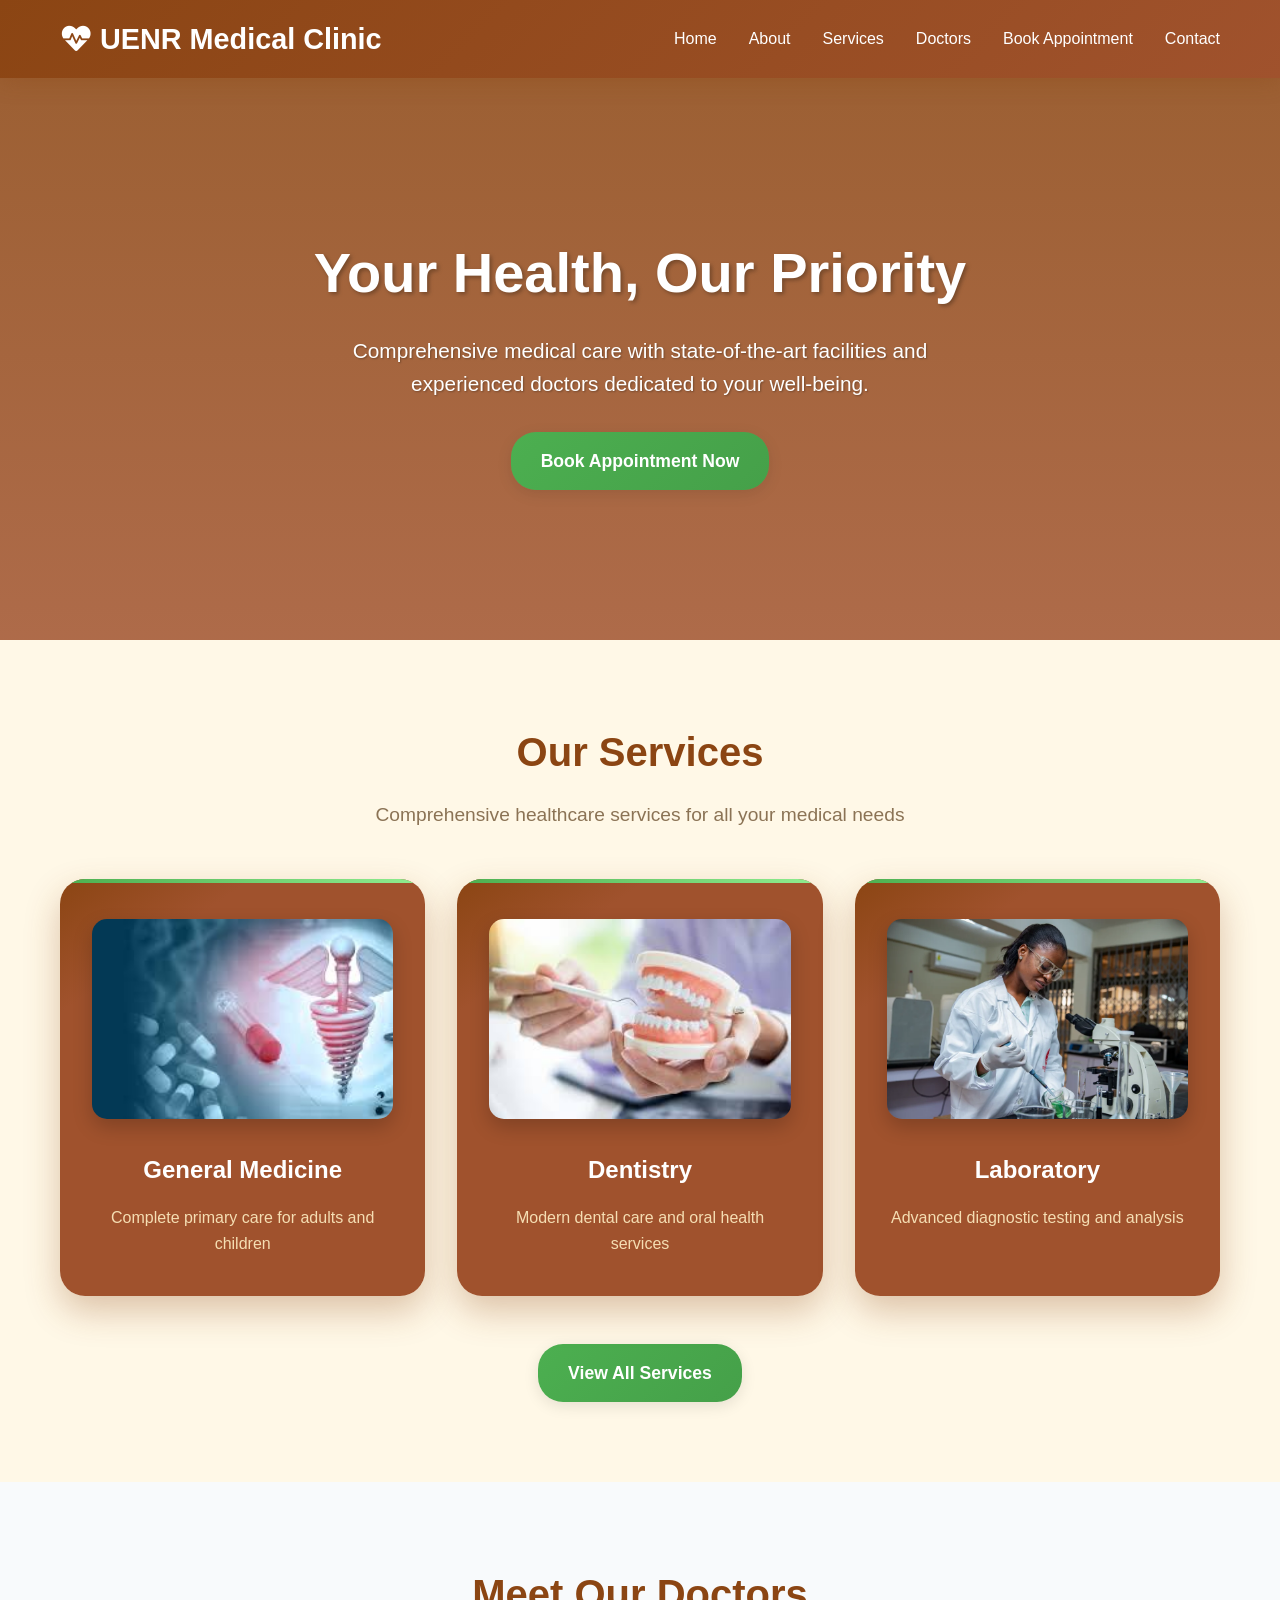
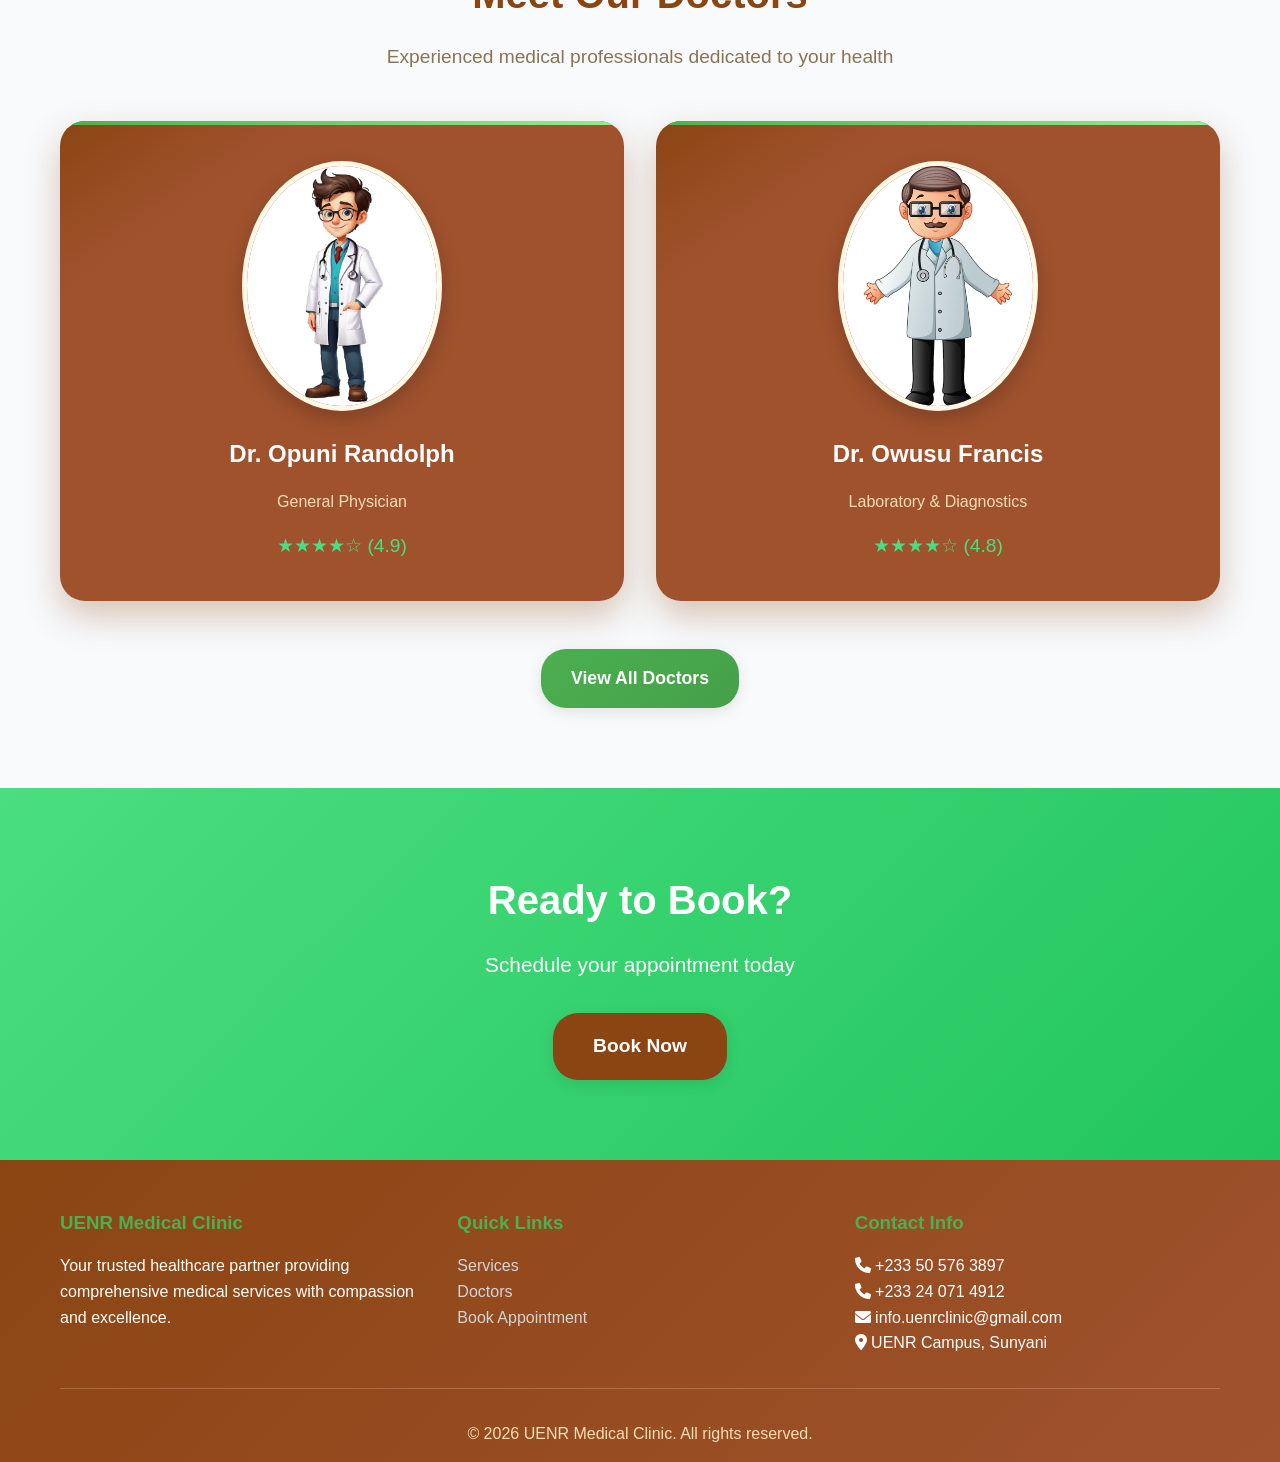
<file: index.html>
<!DOCTYPE html>
<html lang="en">
<head>
    <meta charset="UTF-8">
    <meta name="viewport" content="width=device-width, initial-scale=1.0">
    <title>UENR Medical Clinic - Your Health, Our Priority</title>
    <link rel="stylesheet" href="style.css">
    <link href="https://cdnjs.cloudflare.com/ajax/libs/font-awesome/6.0.0/css/all.min.css" rel="stylesheet">
</head>
<body>
    <!-- Header -->
    <header>
        <nav class="container">
            <div class="logo">
                <i class="fas fa-heartbeat"></i> UENR Medical Clinic
            </div>
            <ul class="nav-links">
                <li><a href="index.html">Home</a></li>
                <li><a href="about.html">About</a></li>
                <li><a href="services.html">Services</a></li>
                <li><a href="doctors.html">Doctors</a></li>
                <li><a href="appointment.html">Book Appointment</a></li>
                <li><a href="contact.html">Contact</a></li>
            </ul>
        </nav>
    </header>

    <!-- Hero -->
    <section class="hero fade-in">
        <div class="container">
            <h1>Your Health, Our Priority</h1>
            <p>Comprehensive medical care with state-of-the-art facilities and experienced doctors dedicated to your well-being.</p>
            <a href="appointment.html" class="btn btn-primary">Book Appointment Now</a>
        </div>
    </section>

    <!-- Services Preview -->
    <section class="services-preview">
        <div class="container">
            <h2 class="section-title fade-in">Our Services</h2>
            <p class="section-subtitle fade-in">Comprehensive healthcare services for all your medical needs</p>
            <div class="grid">
                <div class="card fade-in">
                    <img src="generalmedicine.jpg" alt="General Medicine">
                    <h3>General Medicine</h3>
                    <p>Complete primary care for adults and children</p>
                </div>
                <div class="card fade-in">
                    <img src="images.jpg" alt="Dentistry">
                    <h3>Dentistry</h3>
                    <p>Modern dental care and oral health services</p>
                </div>
                <div class="card fade-in">
                    <img src="laboratorry.png" alt="Laboratory">
                    <h3>Laboratory</h3>
                    <p>Advanced diagnostic testing and analysis</p>
                </div>
            </div>
            <div style="text-align: center; margin-top: 3rem;">
                <a href="services.html" class="btn btn-primary">View All Services</a>
            </div>
        </div>
    </section>

    <!-- Doctors Preview -->
    <section style="background: #f8fafc; padding: 80px 0;">
        <div class="container">
            <h2 class="section-title fade-in">Meet Our Doctors</h2>
            <p class="section-subtitle fade-in">Experienced medical professionals dedicated to your health</p>
            <div class="grid">
                <div class="card doctor-card fade-in">
                    <img src="wise.png" alt="Dr. Opuni Randolph">
                    <h3>Dr. Opuni Randolph</h3>
                    <p>General Physician</p>
                    <div style="color: #4ade80; font-size: 1.2rem; margin-top: 1rem;">
                        ★★★★☆ (4.9)
                    </div>
                </div>
                <div class="card doctor-card fade-in">
                    <img src="francis.png" alt="Dr. Owusu Francis">
                    <h3>Dr. Owusu Francis</h3>
                    <p>Laboratory & Diagnostics</p>
                    <div style="color: #4ade80; font-size: 1.2rem; margin-top: 1rem;">
                        ★★★★☆ (4.8)
                    </div>
                </div>
            </div>
            <div style="text-align: center; margin-top: 3rem;">
                <a href="doctors.html" class="btn btn-primary">View All Doctors</a>
            </div>
        </div>
    </section>

    <!-- CTA -->
    <section style="background: linear-gradient(135deg, #4ade80 0%, #22c55e 100%); color: white; text-align: center; padding: 80px 0;">
        <div class="container">
            <h2 style="font-size: 2.5rem; margin-bottom: 1rem;">Ready to Book?</h2>
            <p style="font-size: 1.3rem; margin-bottom: 2rem;">Schedule your appointment today</p>
            <a href="appointment.html" class="btn btn-secondary" style="font-size: 1.2rem; padding: 18px 40px;">Book Now</a>
        </div>
    </section>

    <!-- Footer -->
    <footer>
        <div class="container">
            <div class="footer-content">
                <div class="footer-section">
                    <h3>UENR Medical Clinic</h3>
                    <p>Your trusted healthcare partner providing comprehensive medical services with compassion and excellence.</p>
                </div>
                <div class="footer-section">
                    <h3>Quick Links</h3>
                    <ul style="list-style: none;">
                        <li><a href="services.html" style="color: #d1d5db;">Services</a></li>
                        <li><a href="doctors.html" style="color: #d1d5db;">Doctors</a></li>
                        <li><a href="appointment.html" style="color: #d1d5db;">Book Appointment</a></li>
                    </ul>
                </div>
                <div class="footer-section">
                    <h3>Contact Info</h3>
                    <p><i class="fas fa-phone"></i> +233 50 576 3897</p>
                    <p><i class="fas fa-phone"></i> +233 24 071 4912</p>
                    <p><i class="fas fa-envelope"></i> info.uenrclinic@gmail.com</p>
                    <p><i class="fas fa-map-marker-alt"></i> UENR Campus, Sunyani</p>
                </div>
            </div>
            <div class="footer-bottom">
                <p>&copy; 2026 UENR Medical Clinic. All rights reserved.</p>
            </div>
        </div>
    </footer>

    <script src="script.js"></script>
</body>
</html>
</file>
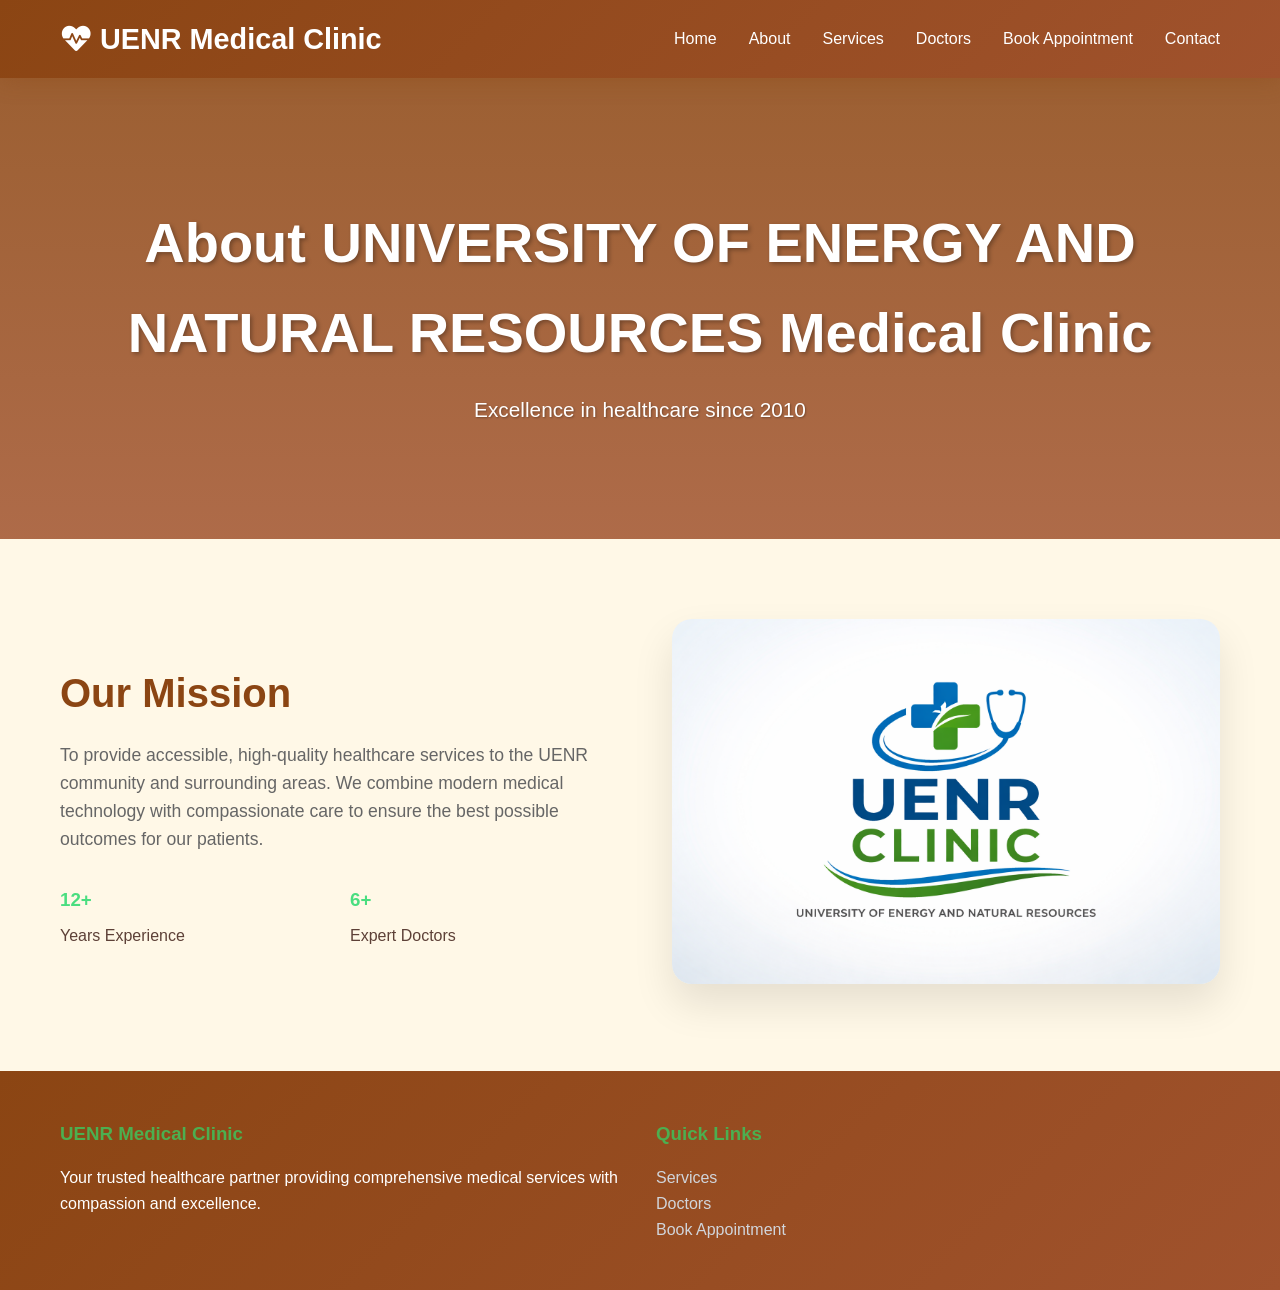
<file: about.html>
<!DOCTYPE html>
<html lang="en">
<head>
    <meta charset="UTF-8">
    <meta name="viewport" content="width=device-width, initial-scale=1.0">
    <title>About Us - UENR Medical Clinic</title>
    <link rel="stylesheet" href="style.css">
    <link href="https://cdnjs.cloudflare.com/ajax/libs/font-awesome/6.0.0/css/all.min.css" rel="stylesheet">
</head>
<body>
    <!-- Header (same as index) -->
    <header>
        <nav class="container">
            <div class="logo">
                <i class="fas fa-heartbeat"></i> UENR Medical Clinic
            </div>
            <ul class="nav-links">
                <li><a href="index.html">Home</a></li>
                <li><a href="about.html">About</a></li>
                <li><a href="services.html">Services</a></li>
                <li><a href="doctors.html">Doctors</a></li>
                <li><a href="appointment.html">Book Appointment</a></li>
                <li><a href="contact.html">Contact</a></li>
            </ul>
        </nav>
    </header>

    <!-- Hero -->
    <section class="hero" style="padding: 120px 0 80px;">
        <div class="container">
            <h1>About UNIVERSITY OF ENERGY AND NATURAL RESOURCES Medical Clinic</h1>
           
            <p>Excellence in healthcare since 2010</p>
        </div>
    </section>

    <!-- About Content -->
    <section>
        <div class="container">
            <div style="display: grid; grid-template-columns: 1fr 1fr; gap: 4rem; align-items: center;">
                <div>
                    <h2 class="section-title" style="text-align: left;">Our Mission</h2>
                    <p style="font-size: 1.1rem; color: #666; margin-bottom: 2rem;">
                        To provide accessible, high-quality healthcare services to the UENR community and surrounding areas. 
                        We combine modern medical technology with compassionate care to ensure the best possible outcomes for our patients.
                    </p>
                    <div style="display: grid; grid-template-columns: repeat(2, 1fr); gap: 2rem; margin-top: 2rem;">
                        <div>
                            <h3 style="color: #4ade80; margin-bottom: 0.5rem;">12+</h3>
                            <p>Years Experience</p>
                        </div>
                        <div>
                            <h3 style="color: #4ade80; margin-bottom: 0.5rem;">6+</h3>
                            <p>Expert Doctors</p>
                        </div>
                    </div>
                </div>
                <div>
                    <img src="ChatGPT Image Mar 21, 2026, 09_31_41 AM.png" alt="Clinic Facility" 
                         style="width: 100%; border-radius: 20px; box-shadow: 0 20px 40px rgba(0,0,0,0.1);">
                </div>
            </div>
        </div>
    </section>

    <!-- Footer (same as index) -->
    <footer>
        <!-- Same footer content as index.html -->
        <div class="container">
            <div class="footer-content">
                <div class="footer-section">
                    <h3>UENR Medical Clinic</h3>
                    <p>Your trusted healthcare partner providing comprehensive medical services with compassion and excellence.</p>
                </div>
                <div class="footer-section">
                    <h3>Quick Links</h3>
                    <ul style="list-style: none;">
                        <li><a href="services.html" style="color: #d1d5db;">Services</a></li>
                        <li><a href="doctors.html" style="color: #d1d5db;">Doctors</a></li>
                        <li><a href="appointment.html" style="color: #d1d5db;">Book Appointment</a></li>
</file>
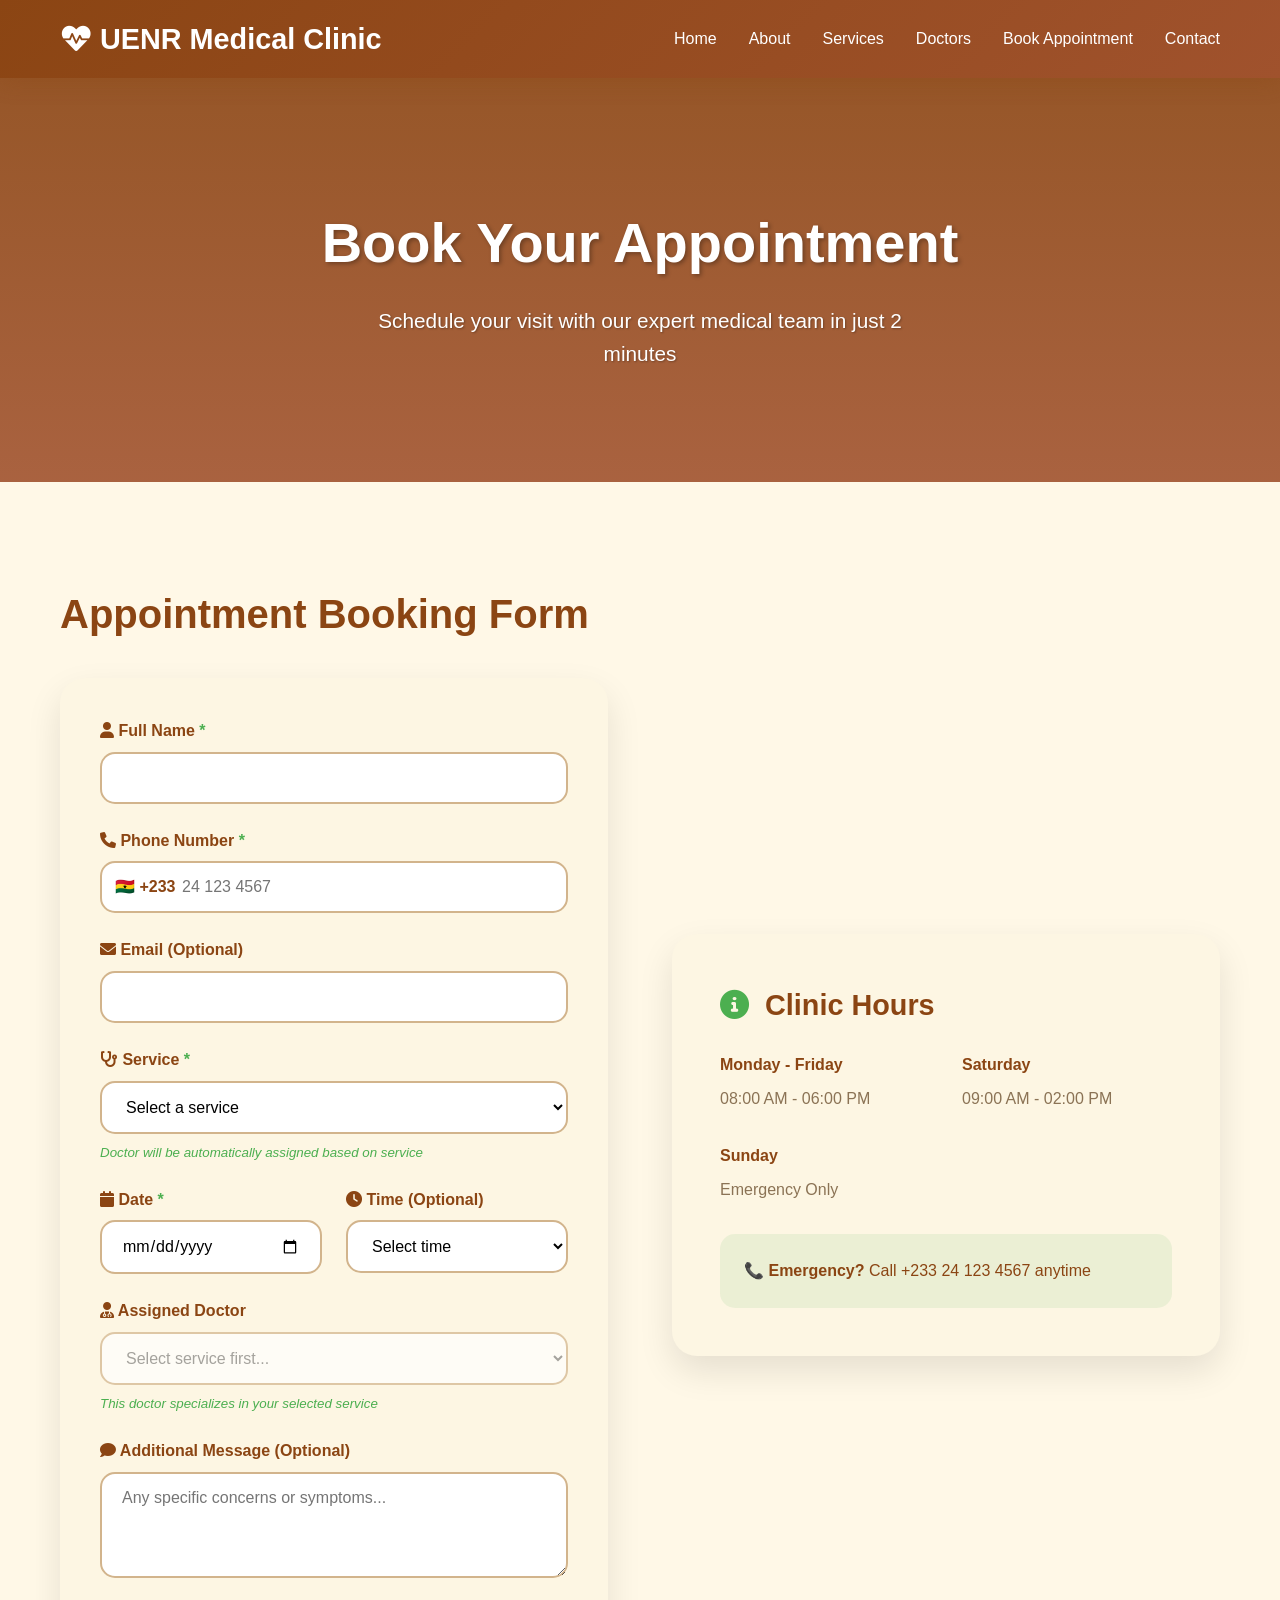
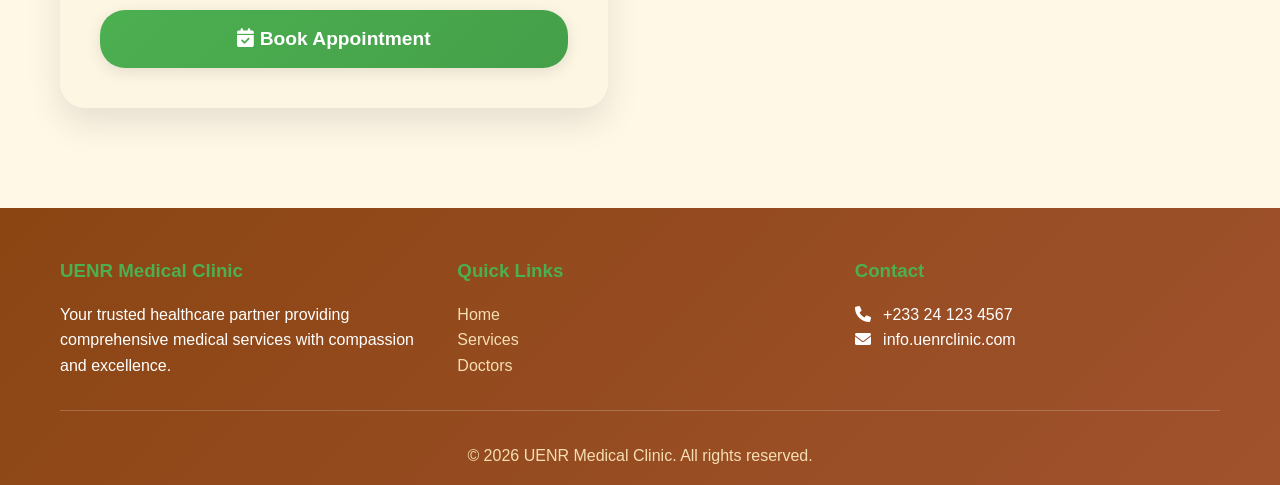
<file: appointment.html>
<!DOCTYPE html>
<html lang="en">
<head>
    <meta charset="UTF-8">
    <meta name="viewport" content="width=device-width, initial-scale=1.0">
    <title>Book Appointment - UENR Medical Clinic</title>
    <link rel="stylesheet" href="style.css">
    <link href="https://cdnjs.cloudflare.com/ajax/libs/font-awesome/6.0.0/css/all.min.css" rel="stylesheet">
</head>
<body>
    <!-- Header -->
    <header>
        <nav class="container">
            <div class="logo">
                <i class="fas fa-heartbeat"></i> UENR Medical Clinic
            </div>
            <ul class="nav-links">
                <li><a href="index.html">Home</a></li>
                <li><a href="about.html">About</a></li>
                <li><a href="services.html">Services</a></li>
                <li><a href="doctors.html">Doctors</a></li>
                <li><a href="appointment.html">Book Appointment</a></li>
                <li><a href="contact.html">Contact</a></li>
            </ul>
        </nav>
    </header>

    <!-- Hero Section -->
    <section class="hero" style="padding: 120px 0 80px; background: linear-gradient(rgba(139,69,19,0.9), rgba(160,82,45,0.9)), url('https://images.unsplash.com/photo-1576091160399-1d65cdaa8782?w=1920') center/cover;">
        <div class="container">
            <h1>Book Your Appointment</h1>
            <p>Schedule your visit with our expert medical team in just 2 minutes</p>
        </div>
    </section>

    <!-- Booking Form Section -->
    <section style="padding: 100px 0; background: var(--cream-bg);">
        <div class="container">
            <div style="display: grid; grid-template-columns: 1fr 1fr; gap: 4rem; align-items: center;">
                
                <!-- Form Column -->
                <div>
                    <h2 class="section-title" style="text-align: left; margin-bottom: 2rem;">Appointment Booking Form</h2>
                    
                    <form id="appointmentForm" class="booking-form">
                        <!-- Full Name -->
                        <div class="form-group">
                            <label for="fullName"><i class="fas fa-user"></i> Full Name <span style="color: var(--soft-green);">*</span></label>
                            <input type="text" id="fullName" name="fullName" required>
                            <span class="error-message" id="nameError"></span>
                        </div>

                        <!-- Contact (Email/Phone) -->
                        <div class="form-group">
                            <label for="contact"><i class="fas fa-phone"></i> Phone Number <span style="color: var(--soft-green);">*</span></label>
                            <div style="position: relative;">
                                <span style="position: absolute; left: 15px; top: 50%; transform: translateY(-50%); color: var(--dark-brown); font-weight: bold;">
                                    🇬🇭 +233
                                </span>
                                <input type="tel" id="contact" name="contact" placeholder="24 123 4567" 
                                       pattern="[0-9]{9,10}" required style="padding-left: 80px;">
                            </div>
                            <span class="error-message" id="contactError"></span>
                        </div>

                        <!-- Email (Optional) -->
                        <div class="form-group">
                            <label for="email"><i class="fas fa-envelope"></i> Email (Optional)</label>
                            <input type="email" id="email" name="email">
                        </div>

                        <!-- Service Dropdown -->
                        <div class="form-group">
                            <label for="service"><i class="fas fa-stethoscope"></i> Service <span style="color: var(--soft-green);">*</span></label>
                            <select id="service" name="service" required>
                                <option value="">Select a service</option>
                                <option value="general-checkup">General Health Checkup</option>
                                <option value="laboratory-services">Laboratory Services</option>
                                <option value="vaccination">Vaccination</option>
                                <option value="chronic-care">Chronic Disease Management</option>
                                <option value="dental-care">Dental Care</option>
                                <option value="obstetrics-gynecology">Obstetrics & Gynecology</option>
                                <option value="injury-treatment">Minor Injury Treatment</option>
                            </select>
                            <small style="color: var(--soft-green); font-style: italic; margin-top: 0.5rem; display: block;">
                                Doctor will be automatically assigned based on service
                            </small>
                        </div>

                        <!-- Date & Time -->
                        <div style="display: grid; grid-template-columns: 1fr 1fr; gap: 1.5rem;">
                            <div class="form-group">
                                <label for="appointmentDate"><i class="fas fa-calendar"></i> Date <span style="color: var(--soft-green);">*</span></label>
                                <input type="date" id="appointmentDate" name="appointmentDate" required>
                                <span class="error-message" id="dateError"></span>
                            </div>
                            <div class="form-group">
                                <label for="appointmentTime"><i class="fas fa-clock"></i> Time (Optional)</label>
                                <select id="appointmentTime" name="appointmentTime">
                                    <option value="">Select time</option>
                                    <option value="09:00">09:00 AM</option>
                                    <option value="10:00">10:00 AM</option>
                                    <option value="11:00">11:00 AM</option>
                                    <option value="14:00">02:00 PM</option>
                                    <option value="15:00">03:00 PM</option>
                                    <option value="16:00">04:00 PM</option>
                                </select>
                            </div>
                        </div>

                        <!-- Doctor (Auto-assigned) -->
                        <div class="form-group">
                            <label for="doctor"><i class="fas fa-user-md"></i> Assigned Doctor</label>
                            <select id="doctor" name="doctor" disabled>
                                <option value="">Select service first...</option>
                                <option value="dr-opuni">Dr. Opuni Randolph - General Medicine</option>
                                <option value="dr-owusu-francis">Dr. Owusu Francis - Laboratory Services</option>
                                <option value="dr-mienzah">Dr. Mienzah Paulita - Vaccinations & Injuries</option>
                                 <option value="dr-owusu-louis">Dr. Owusu Louis - Chronic Disease Management</option>
                                  <option value="dr-awogbo">Dr. Awogbo Bernard - Dental Care</option>
                                   <option value="dr-agyei">Dr. Agyei Mintah-Afari -Obstetrics & Gynecology </option>
                            </select>
                            <small style="color: var(--soft-green); font-style: italic; margin-top: 0.5rem; display: block;">
                                This doctor specializes in your selected service
                            </small>
                        </div>

                        <!-- Message -->
                        <div class="form-group">
                            <label for="message"><i class="fas fa-comment"></i> Additional Message (Optional)</label>
                            <textarea id="message" name="message" rows="4" placeholder="Any specific concerns or symptoms..."></textarea>
                        </div>

                        <!-- Submit Button -->
                        <button type="submit" class="btn btn-primary" style="width: 100%; padding: 18px; font-size: 1.2rem;">
                            <i class="fas fa-calendar-check"></i> Book Appointment
                        </button>
                    </form>

                    <!-- Success Message -->
                    <div id="successMessage" class="success-message" style="display: none; margin-top: 2rem; padding: 2rem; background: linear-gradient(135deg, var(--soft-green), #45a049); color: white; border-radius: 20px; text-align: center;">
                        <div style="font-size: 4rem; margin-bottom: 1rem;">
                            <i class="fas fa-check-circle"></i>
                        </div>
                        <h3>✅ Appointment Booked Successfully!</h3>
                        <p style="font-size: 1.2rem; margin: 1rem 0;">A confirmation SMS will be sent to your phone number.</p>
                        <p><strong>Your appointment details:</strong></p>
                        <div id="bookingDetails" style="background: rgba(255,255,255,0.2); padding: 1rem; border-radius: 10px; margin-top: 1rem;"></div>
                        <button onclick="resetForm()" class="btn btn-secondary" style="margin-top: 1rem;">Book Another Appointment</button>
                    </div>
                </div>

                <!-- Info Column -->
                <div style="background: var(--pale-yellow); padding: 3rem; border-radius: 25px; box-shadow: 0 15px 35px rgba(0,0,0,0.1);">
                    <h3 style="color: var(--dark-brown); margin-bottom: 1.5rem; font-size: 1.8rem;">
                        <i class="fas fa-info-circle" style="color: var(--soft-green); margin-right: 0.5rem;"></i>
                        Clinic Hours
                    </h3>
                    <div style="display: grid; grid-template-columns: repeat(auto-fit, minmax(200px, 1fr)); gap: 2rem;">
                        <div>
                            <h4 style="color: var(--dark-brown); margin-bottom: 0.5rem;">Monday - Friday</h4>
                            <p style="color: var(--text-light);">08:00 AM - 06:00 PM</p>
                        </div>
                        <div>
                            <h4 style="color: var(--dark-brown); margin-bottom: 0.5rem;">Saturday</h4>
                            <p style="color: var(--text-light);">09:00 AM - 02:00 PM</p>
                        </div>
                        <div>
                            <h4 style="color: var(--dark-brown); margin-bottom: 0.5rem;">Sunday</h4>
                            <p style="color: var(--text-light);">Emergency Only</p>
                        </div>
                    </div>
                    <div style="margin-top: 2rem; padding: 1.5rem; background: rgba(76,175,80,0.1); border-radius: 15px;">
                        <p style="margin: 0; font-weight: 500; color: var(--dark-brown);">
                            📞 <strong>Emergency?</strong> Call +233 24 123 4567 anytime
                        </p>
                    </div>
                </div>
            </div>
        </div>
    </section>

    <!-- Footer -->
    <footer>
        <div class="container">
            <div class="footer-content">
                <div class="footer-section">
                    <h3>UENR Medical Clinic</h3>
                    <p>Your trusted healthcare partner providing comprehensive medical services with compassion and excellence.</p>
                </div>
                <div class="footer-section">
                    <h3>Quick Links</h3>
                    <ul style="list-style: none;">
                        <li><a href="index.html" style="color: #F5DEB3;">Home</a></li>
                        <li><a href="services.html" style="color: #F5DEB3;">Services</a></li>
                        <li><a href="doctors.html" style="color: #F5DEB3;">Doctors</a></li>
                    </ul>
                </div>
                <div class="footer-section">
                    <h3>Contact</h3>
                    <p><i class="fas fa-phone" style="margin-right: 0.5rem;"></i> +233 24 123 4567</p>
                    <p><i class="fas fa-envelope" style="margin-right: 0.5rem;"></i> info.uenrclinic.com</p>
                </div>
            </div>
            <div class="footer-bottom">
                <p>&copy; 2026 UENR Medical Clinic. All rights reserved.</p>
            </div>
        </div>
    </footer>

    

<script>
    // Service to Doctor mapping (for fallback)
    const serviceToDoctorMap = {
        'general-checkup': 'dr-opuni',
        'laboratory-services': 'dr-owusu-francis',
        'vaccination': 'dr-mienzah',
        'chronic-care': 'dr-owusu-louis',
        'dental-care': 'dr-awogbo',
        'obstetrics-gynecology': 'dr-agyei'
    };

    // Doctor to Service mapping (for pre-selection)
    const doctorToServiceMap = {
        'dr-opuni': 'general-checkup',
        'dr-owusu-francis': 'laboratory-services',
        'dr-mienzah': 'vaccination',
        'dr-owusu-louis': 'chronic-care',
        'dr-awogbo': 'dental-care',
        'dr-agyei': 'obstetrics-gynecology'
    };

    // Function to get URL parameters
    function getUrlParams() {
        const params = new URLSearchParams(window.location.search);
        return {
            doctor: params.get('doctor'),
            service: params.get('service')
        };
    }

    // Initialize form with URL parameters on page load
    window.addEventListener('DOMContentLoaded', function() {
        const params = getUrlParams();
        
        if (params.doctor || params.service) {
            prefillForm(params);
        }
        
        // Set minimum date to today
        document.getElementById('appointmentDate').min = new Date().toISOString().split('T')[0];
    });

    function prefillForm(params) {
        const serviceSelect = document.getElementById('service');
        const doctorSelect = document.getElementById('doctor');
        
        // Prefill service if provided
        if (params.service && serviceSelect.querySelector(`[value="${params.service}"]`)) {
            serviceSelect.value = params.service;
            // Trigger service change to auto-assign doctor
            serviceSelect.dispatchEvent(new Event('change'));
        }
        
        // Prefill doctor if provided (override service auto-assignment)
        if (params.doctor && doctorSelect.querySelector(`[value="${params.doctor}"]`)) {
            doctorSelect.value = params.doctor;
            doctorSelect.disabled = false;
            
            // Show welcome message
            showDoctorPrefillMessage(params.doctor);
        }
    }

    function showDoctorPrefillMessage(doctorValue) {
        const doctorLabel = document.querySelector('label[for="doctor"]');
        const message = document.createElement('div');
        message.id = 'prefill-message';
        message.style.cssText = `
            background: linear-gradient(135deg, #4CAF50, #45a049);
            color: white;
            padding: 1rem;
            border-radius: 10px;
            margin-top: 0.5rem;
            font-weight: 500;
            text-align: center;
            animation: slideDown 0.5s ease-out;
        `;
        message.innerHTML = `
            <i class="fas fa-check-circle" style="margin-right: 0.5rem;"></i>
            <strong>Great choice!</strong> You've selected ${getDoctorName(doctorValue)} - 
            specialist in your preferred service.
        `;
        
        doctorLabel.parentNode.insertBefore(message, doctorLabel.nextSibling);
        
        // Auto-remove after 5 seconds
        setTimeout(() => {
            message.remove();
        }, 5000);
    }

    // Auto-assign doctor when service is selected (existing functionality)
    document.getElementById('service').addEventListener('change', function() {
        const service = this.value;
        const doctorSelect = document.getElementById('doctor');
        const params = getUrlParams();
        
        // Don't override URL prefilled doctor
        if (params.doctor) {
            return;
        }
        
        if (service && serviceToDoctorMap[service]) {
            doctorSelect.value = serviceToDoctorMap[service];
            doctorSelect.disabled = false;
        } else {
            doctorSelect.value = '';
            doctorSelect.disabled = true;
        }
    });

    // Form validation and submission
    document.getElementById('appointmentForm').addEventListener('submit', function(e) {
        e.preventDefault();
        
        // Clear previous errors
        clearErrors();
        
        // Get form data
        const formData = {
            fullName: document.getElementById('fullName').value,
            contact: document.getElementById('contact').value,
            email: document.getElementById('email').value,
            service: document.getElementById('service').value,
            date: document.getElementById('appointmentDate').value,
            time: document.getElementById('appointmentTime').value,
            doctor: document.getElementById('doctor').value,
            message: document.getElementById('message').value
        };
        
        // Validate required fields
        let isValid = true;
        
        if (!formData.fullName.trim()) {
            showError('nameError', 'Please enter your full name');
            isValid = false;
        }
        
        if (!formData.contact.match(/^[0-9]{9,10}$/)) {
            showError('contactError', 'Please enter a valid Ghana phone number (9-10 digits)');
            isValid = false;
        }
        
        if (!formData.service) {
            showError('serviceError', 'Please select a service');
            isValid = false;
        }
        
        const today = new Date().toISOString().split('T')[0];
        if (!formData.date || formData.date < today) {
            showError('dateError', 'Please select a valid future date');
            isValid = false;
        }
        
        if (isValid) {
            // Show success message
            showSuccess(formData);
        }
    });
    
    function showError(errorId, message) {
        const errorElement = document.getElementById(errorId);
        if (errorElement) {
            errorElement.textContent = message;
            errorElement.style.color = '#ef4444';
            errorElement.style.fontSize = '0.9rem';
            errorElement.style.marginTop = '0.5rem';
            errorElement.style.display = 'block';
        }
    }
    
    function clearErrors() {
        document.querySelectorAll('.error-message').forEach(el => {
            el.textContent = '';
            el.style.display = 'none';
        });
        // Clear prefill message
        const prefillMsg = document.getElementById('prefill-message');
        if (prefillMsg) prefillMsg.remove();
    }
    
    function showSuccess(formData) {
        const successDiv = document.getElementById('successMessage');
        const detailsDiv = document.getElementById('bookingDetails');
        
        detailsDiv.innerHTML = `
            <p><strong>Name:</strong> ${formData.fullName}</p>
            <p><strong>Phone:</strong> 🇬🇭 +233 ${formData.contact}</p>
            <p><strong>Service:</strong> ${getServiceName(formData.service)}</p>
            <p><strong>Date:</strong> ${new Date(formData.date).toLocaleDateString('en-GH')}</p>
            ${formData.time ? `<p><strong>Time:</strong> ${formData.time}</p>` : ''}
            ${formData.doctor ? `<p><strong>Doctor:</strong> ${getDoctorName(formData.doctor)}</p>` : ''}
        `;
        
        successDiv.style.display = 'block';
        document.getElementById('appointmentForm').style.display = 'none';
        
        // Scroll to success message
        successDiv.scrollIntoView({ behavior: 'smooth' });
    }
    
    function resetForm() {
        document.getElementById('appointmentForm').reset();
        document.getElementById('appointmentForm').style.display = 'block';
        document.getElementById('successMessage').style.display = 'none';
        document.getElementById('doctor').disabled = true;
        document.getElementById('doctor').value = '';
        clearErrors();
    }
    
    function getServiceName(value) {
        const services = {
            'general-checkup': 'General Health Checkup',
            'laboratory-services': 'Laboratory Services',
            'vaccination': 'Vaccination',
            'chronic-care': 'Chronic Disease Management',
            'minor-illness': 'Minor Illness Treatment',
            'common-illness': 'Common Illness Care',
            'injury-treatment': 'Minor Injury Treatment'
        };
        return services[value] || value;
    }
    
    function getDoctorName(value) {
        const doctors = {
           'dr-opuni': 'Dr. Opuni Randolph - General Medicine',
                'dr-owusu-francis': 'Dr. Owusu Francis - Laboratory Services',
                'dr-mienzah': 'Dr. Mienzah Paulita - Vaccinations & Injuries',
                 'dr-owusu-louis': 'Dr. Owusu Louis - Chronic Disease Management',
                  'dr-awogbo': 'Dr. Awogbo Bernard - Dental Care',
                   'dr-agyei': 'Dr. Agyei Mintah-Afari -Obstetrics & Gynecology '

        };
        return doctors[value] || value;
    }
    
    // Auto-format phone number
    document.getElementById('contact').addEventListener('input', function(e) {
        let value = e.target.value.replace(/\D/g, '');
        if (value.length > 10) value = value.slice(0, 10);
        e.target.value = value;
    });
</script>

</body>
</html>
</file>
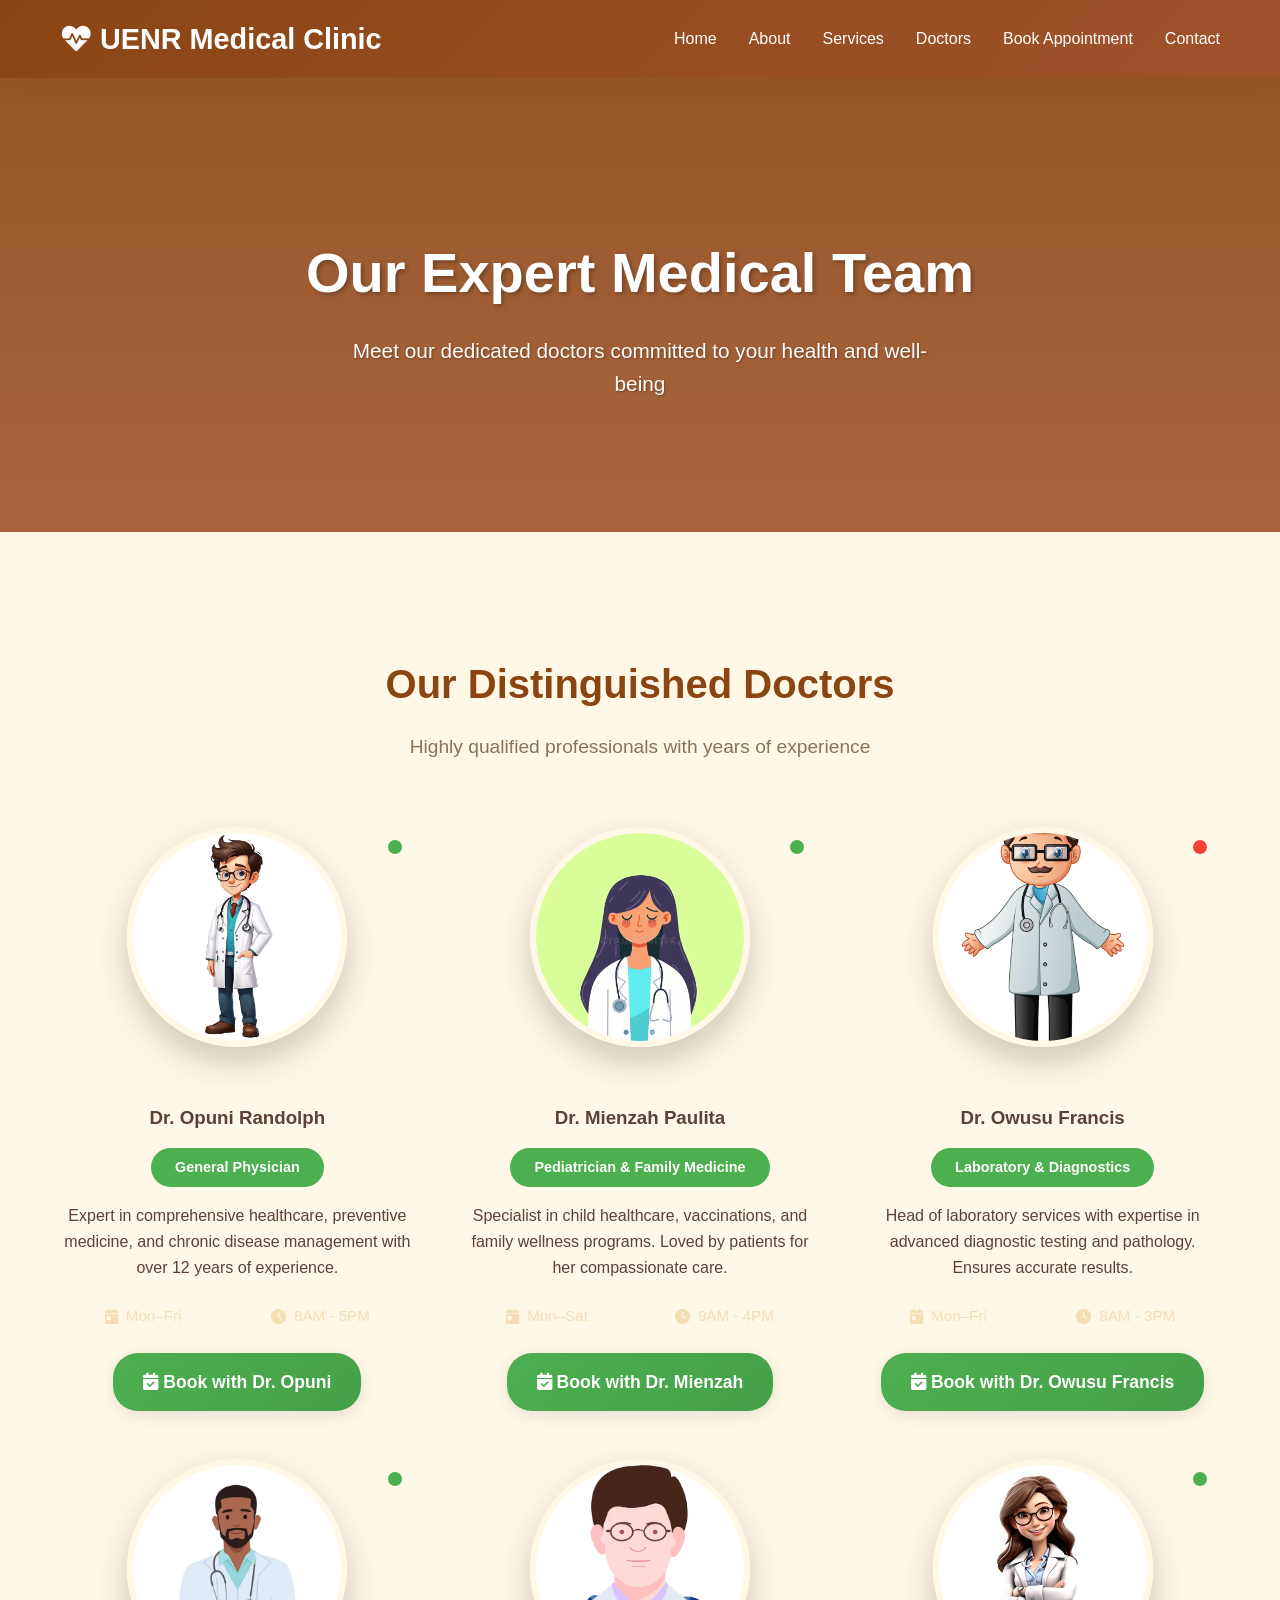
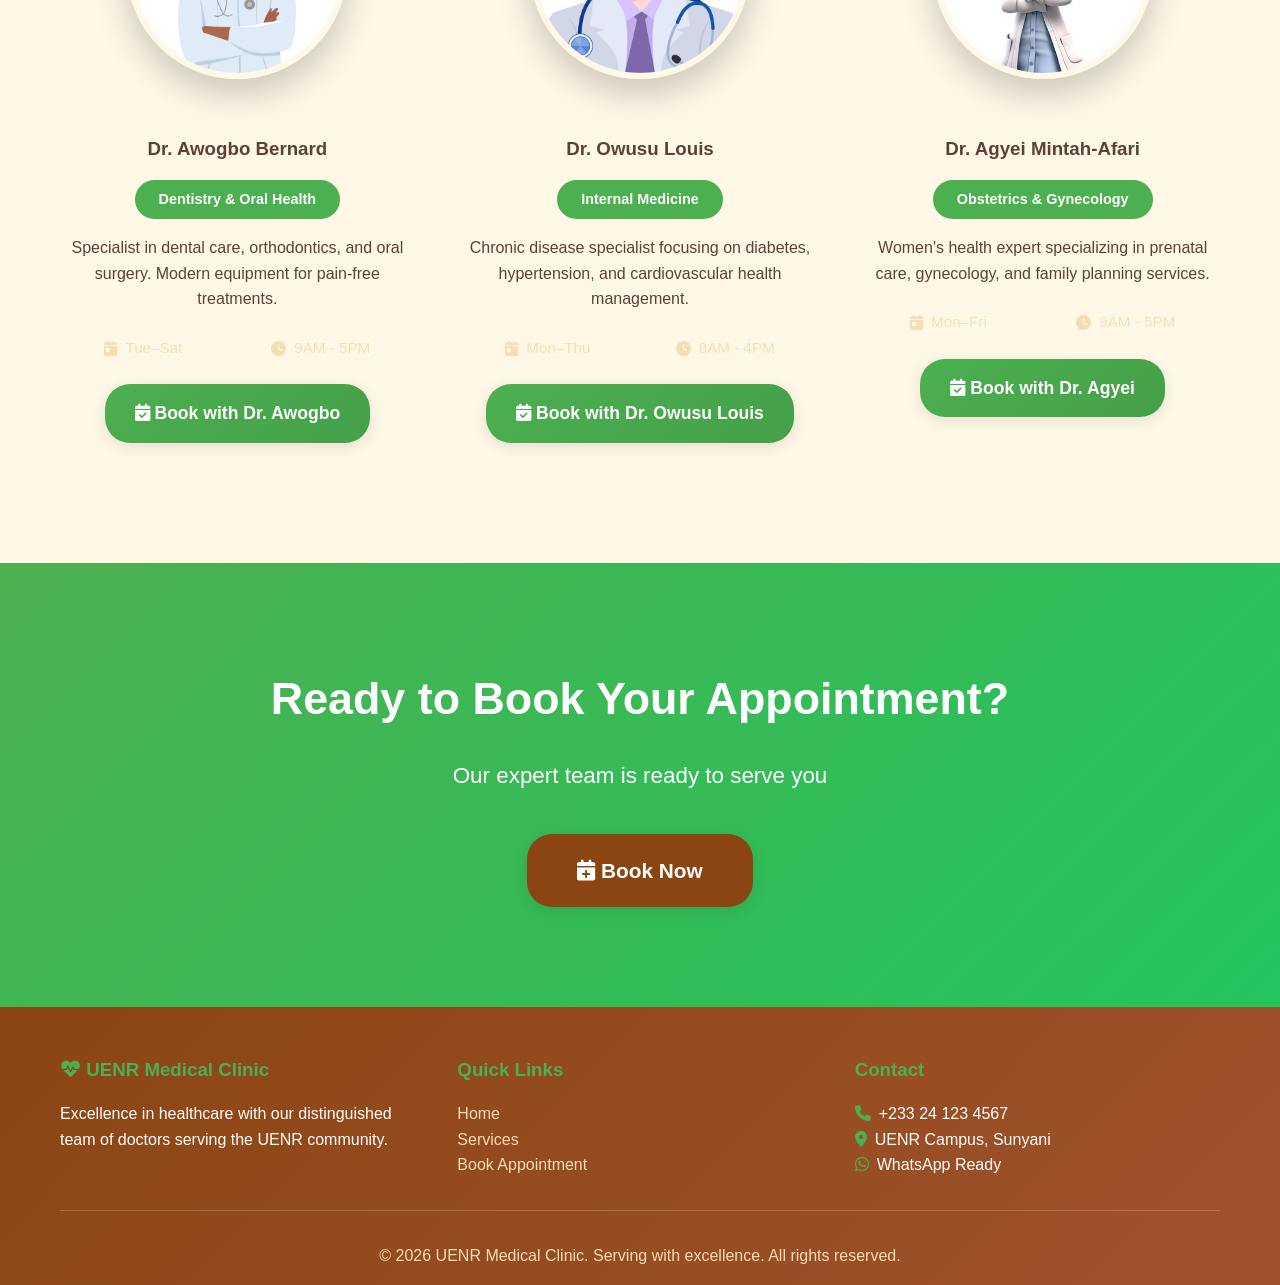
<file: doctors.html>
<!DOCTYPE html>
<html lang="en">
<head>
    <meta charset="UTF-8">
    <meta name="viewport" content="width=device-width, initial-scale=1.0">
    <title>Our Doctors - UENR Medical Clinic</title>
    <link rel="stylesheet" href="style.css">
    <link href="https://cdnjs.cloudflare.com/ajax/libs/font-awesome/6.0.0/css/all.min.css" rel="stylesheet">
    <script src="script.js" defer></script>
</head>
<body>
    <!-- Header -->
    <header>
        <nav class="container">
            <div class="logo">
                <i class="fas fa-heartbeat"></i> UENR Medical Clinic
            </div>
            <ul class="nav-links">
                <li><a href="index.html">Home</a></li>
                <li><a href="about.html">About</a></li>
                <li><a href="services.html">Services</a></li>
                <li><a href="doctors.html">Doctors</a></li>
                <li><a href="appointment.html">Book Appointment</a></li>
                <li><a href="contact.html">Contact</a></li>
            </ul>
        </nav>
    </header>

    <!-- Hero -->
    <section class="hero fade-in" style="padding: 150px 0 100px; background: linear-gradient(rgba(139,69,19,0.9), rgba(160,82,45,0.9)), url('https://images.unsplash.com/photo-1576091160399-1d65cdaa8782?w=1920') center/cover;">
        <div class="container">
            <h1>Our Expert Medical Team</h1>
            <p>Meet our dedicated doctors committed to your health and well-being</p>
        </div>
    </section>

    <!-- Doctors Grid -->
    <section style="padding: 120px 0; background: var(--cream-bg);">
        <div class="container">
            <h2 class="section-title fade-in">Our Distinguished Doctors</h2>
            <p class="section-subtitle fade-in">Highly qualified professionals with years of experience</p>
            
            <div class="grid" style="grid-template-columns: repeat(auto-fit, minmax(350px, 1fr)); gap: 3rem; margin-top: 4rem;">
                
                <!-- Dr. Opuni Randolph -->
                <div class="doctor-card fade-in">
                    <div class="doctor-image">
                        <img src="wise.png" alt="Dr. Opuni Randolph">
                        <div class="doctor-status online"></div>
                    </div>
                    <h3>Dr. Opuni Randolph</h3>
                    <div class="doctor-specialty">General Physician</div>
                    <p>Expert in comprehensive healthcare, preventive medicine, and chronic disease management with over 12 years of experience.</p>
                    <div class="doctor-availability">
                        <span><i class="fas fa-calendar-day"></i> Mon–Fri</span>
                        <span><i class="fas fa-clock"></i> 8AM - 5PM</span>
                    </div>
                    <a href="appointment.html?doctor=dr-opuni&service=general-checkup" class="btn btn-primary book-doctor-btn" data-doctor="dr-opuni">
                        <i class="fas fa-calendar-check"></i> Book with Dr. Opuni
                    </a>
                </div>

                <!-- Dr. Mienzah Paulita -->
                <div class="doctor-card fade-in">
                    <div class="doctor-image">
                        <img src="mienzah.png" alt="Dr. Mienzah Paulita">
                        <div class="doctor-status online"></div>
                    </div>
                    <h3>Dr. Mienzah Paulita</h3>
                    <div class="doctor-specialty">Pediatrician & Family Medicine</div>
                    <p>Specialist in child healthcare, vaccinations, and family wellness programs. Loved by patients for her compassionate care.</p>
                    <div class="doctor-availability">
                        <span><i class="fas fa-calendar-day"></i> Mon–Sat</span>
                        <span><i class="fas fa-clock"></i> 9AM - 4PM</span>
                    </div>
                    <a href="appointment.html?doctor=dr-mienzah&service=vaccination" class="btn btn-primary book-doctor-btn" data-doctor="dr-mienzah">
                        <i class="fas fa-calendar-check"></i> Book with Dr. Mienzah
                    </a>
                </div>

                <!-- Dr. Owusu Francis -->
                <div class="doctor-card fade-in">
                    <div class="doctor-image">
                        <img src="francis.png" alt="Dr. Owusu Francis">
                        <div class="doctor-status busy"></div>
                    </div>
                    <h3>Dr. Owusu Francis</h3>
                    <div class="doctor-specialty">Laboratory & Diagnostics</div>
                    <p>Head of laboratory services with expertise in advanced diagnostic testing and pathology. Ensures accurate results.</p>
                    <div class="doctor-availability">
                        <span><i class="fas fa-calendar-day"></i> Mon–Fri</span>
                        <span><i class="fas fa-clock"></i> 8AM - 3PM</span>
                    </div>
                    <a href="appointment.html?doctor=dr-owusu-francis&service=laboratory-services" class="btn btn-primary book-doctor-btn" data-doctor="dr-owusu-francis">
                        <i class="fas fa-calendar-check"></i> Book with Dr. Owusu Francis
                    </a>
                </div>

                <!-- Dr. Awogbo Bernard -->
                <div class="doctor-card fade-in">
                    <div class="doctor-image">
                        <img src="awogbo.png" alt="Dr. Awogbo Bernard">
                        <div class="doctor-status online"></div>
                    </div>
                    <h3>Dr. Awogbo Bernard</h3>
                    <div class="doctor-specialty">Dentistry & Oral Health</div>
                    <p>Specialist in dental care, orthodontics, and oral surgery. Modern equipment for pain-free treatments.</p>
                    <div class="doctor-availability">
                        <span><i class="fas fa-calendar-day"></i> Tue–Sat</span>
                        <span><i class="fas fa-clock"></i> 9AM - 5PM</span>
                    </div>
                    <a href="appointment.html?doctor=dr-awogbo&service=dental-care" class="btn btn-primary book-doctor-btn" data-doctor="dr-awogbo">
                        <i class="fas fa-calendar-check"></i> Book with Dr. Awogbo
                    </a>
                </div>

                <!-- Dr. Owusu Louis -->
                <div class="doctor-card fade-in">
                    <div class="doctor-image">
                        <img src="owusulouis.png" alt="Dr. Owusu Louis">
                        <div class="doctor-status"></div>
                    </div>
                    <h3>Dr. Owusu Louis</h3>
                    <div class="doctor-specialty">Internal Medicine</div>
                    <p>Chronic disease specialist focusing on diabetes, hypertension, and cardiovascular health management.</p>
                    <div class="doctor-availability">
                        <span><i class="fas fa-calendar-day"></i> Mon–Thu</span>
                        <span><i class="fas fa-clock"></i> 8AM - 4PM</span>
                    </div>
                    <a href="appointment.html?doctor=dr-owusu-louis&service=internal-medicine" class="btn btn-primary book-doctor-btn" data-doctor="dr-owusu-louis">
                        <i class="fas fa-calendar-check"></i> Book with Dr. Owusu Louis
                    </a>
                </div>

                <!-- Dr. Agyei Mintah-Afari -->
                <div class="doctor-card fade-in">
                    <div class="doctor-image">
                        <img src="agyei.jpg" alt="Dr. Agyei Mintah-Afari">
                        <div class="doctor-status online"></div>
                    </div>
                    <h3>Dr. Agyei Mintah-Afari</h3>
                    <div class="doctor-specialty">Obstetrics & Gynecology</div>
                    <p>Women's health expert specializing in prenatal care, gynecology, and family planning services.</p>
                    <div class="doctor-availability">
                        <span><i class="fas fa-calendar-day"></i> Mon–Fri</span>
                        <span><i class="fas fa-clock"></i> 9AM - 5PM</span>
                    </div>
                    <a href="appointment.html?doctor=dr-agyei&service=obstetrics-gynecology" class="btn btn-primary book-doctor-btn" data-doctor="dr-agyei">
                        <i class="fas fa-calendar-check"></i> Book with Dr. Agyei
                    </a>
                </div>

            </div>
        </div>
    </section>

    <!-- CTA Section -->
    <section style="background: linear-gradient(135deg, var(--soft-green) 0%, #22c55e 100%); color: white; text-align: center; padding: 100px 0;">
        <div class="container">
            <h2 class="fade-in" style="font-size: 2.8rem; margin-bottom: 1.5rem;">Ready to Book Your Appointment?</h2>
            <p class="fade-in" style="font-size: 1.4rem; margin-bottom: 2.5rem; opacity: 0.95;">Our expert team is ready to serve you</p>
            <a href="appointment.html" class="btn btn-secondary fade-in" style="font-size: 1.3rem; padding: 20px 50px;">
                <i class="fas fa-calendar-plus"></i> Book Now
            </a>
        </div>
    </section>

    <!-- Footer -->
    <footer>
        <div class="container">
            <div class="footer-content">
                <div class="footer-section">
                    <h3><i class="fas fa-heartbeat"></i> UENR Medical Clinic</h3>
                    <p>Excellence in healthcare with our distinguished team of doctors serving the UENR community.</p>
                </div>
                <div class="footer-section">
                    <h3>Quick Links</h3>
                    <ul style="list-style: none;">
                        <li><a href="index.html" style="color: #F5DEB3;">Home</a></li>
                        <li><a href="services.html" style="color: #F5DEB3;">Services</a></li>
                        <li><a href="appointment.html" style="color: #F5DEB3;">Book Appointment</a></li>
                    </ul>
                </div>
                <div class="footer-section">
                    <h3>Contact</h3>
                    <p><i class="fas fa-phone" style="margin-right: 0.5rem; color: var(--soft-green);"></i>+233 24 123 4567</p>
                    <p><i class="fas fa-map-marker-alt" style="margin-right: 0.5rem; color: var(--soft-green);"></i>UENR Campus, Sunyani</p>
                    <p><i class="fab fa-whatsapp" style="margin-right: 0.5rem; color: var(--soft-green);"></i>WhatsApp Ready</p>
                </div>
            </div>
            <div class="footer-bottom">
                <p>&copy; 2026 UENR Medical Clinic. Serving with excellence. All rights reserved.</p>
            </div>
        </div>
    </footer>
</body>
</html>
</file>
<file: style.css>
/* Reset & Base Styles */
* {
    margin: 0;
    padding: 0;
    box-sizing: border-box;
}

body {
    font-family: 'Segoe UI', Tahoma, Geneva, Verdana, sans-serif;
    line-height: 1.6;
    color: #5D4037; /* Dark brown text */
    background-color: #FFF8E7; /* Light cream background */
}

/* Light cream/pale yellow theme */
:root {
    --cream-bg: #FFF8E7;
    --pale-yellow: #FDF6E3;
    --dark-brown: #8B4513;
    --warm-brown: #A0522D;
    --soft-green: #4CAF50;
    --light-brown: #D2B48C;
    --text-dark: #5D4037;
    --text-light: #8B7355;
}

/* Container */
.container {
    max-width: 1200px;
    margin: 0 auto;
    padding: 0 20px;
}

/* Header & Navigation */
header {
    background: linear-gradient(135deg, var(--dark-brown) 0%, var(--warm-brown) 100%);
    color: white;
    padding: 1rem 0;
    position: sticky;
    top: 0;
    z-index: 1000;
    box-shadow: 0 4px 20px rgba(139, 69, 19, 0.3);
}

nav {
    display: flex;
    justify-content: space-between;
    align-items: center;
}

.logo {
    font-size: 1.8rem;
    font-weight: bold;
    color: white;
}

.nav-links {
    display: flex;
    list-style: none;
    gap: 2rem;
}

.nav-links a {
    color: white;
    text-decoration: none;
    font-weight: 500;
    transition: all 0.3s;
}

.nav-links a:hover {
    color: var(--soft-green);
    transform: translateY(-2px);
}

/* Hero Section */
.hero {
    background: linear-gradient(rgba(139,69,19,0.85), rgba(160,82,45,0.85)), 
                url('https://images.unsplash.com/photo-1576091160399-1d65cdaa8782?w=1920') center/cover;
    color: white;
    padding: 150px 0;
    text-align: center;
}

.hero h1 {
    font-size: 3.5rem;
    margin-bottom: 1rem;
    animation: fadeInUp 1s ease;
    text-shadow: 2px 2px 4px rgba(0,0,0,0.3);
}

.hero p {
    font-size: 1.3rem;
    margin-bottom: 2rem;
    max-width: 600px;
    margin-left: auto;
    margin-right: auto;
    text-shadow: 1px 1px 2px rgba(0,0,0,0.3);
}

/* Buttons */
.btn {
    display: inline-block;
    padding: 15px 30px;
    border-radius: 25px;
    text-decoration: none;
    font-weight: bold;
    transition: all 0.3s;
    border: none;
    cursor: pointer;
    font-size: 1.1rem;
    box-shadow: 0 4px 15px rgba(0,0,0,0.1);
}

.btn-primary {
    background: linear-gradient(135deg, var(--soft-green) 0%, #45a049 100%);
    color: white;
}

.btn-primary:hover {
    transform: translateY(-3px);
    box-shadow: 0 8px 25px rgba(76, 175, 80, 0.4);
}

.btn-secondary {
    background: var(--dark-brown);
    color: white;
}

.btn-secondary:hover {
    background: var(--warm-brown);
    transform: translateY(-2px);
}

/* Section Styles */
section {
    padding: 80px 0;
    background-color: var(--cream-bg);
}

.section-title {
    text-align: center;
    font-size: 2.5rem;
    margin-bottom: 1rem;
    color: var(--dark-brown);
}

.section-subtitle {
    text-align: center;
    font-size: 1.2rem;
    color: var(--text-light);
    margin-bottom: 3rem;
}

/* Cards Grid - DARK BROWN CARDS */
.grid {
    display: grid;
    grid-template-columns: repeat(auto-fit, minmax(320px, 1fr));
    gap: 2rem;
}

.card {
    background: linear-gradient(145deg, var(--dark-brown) 0%, var(--warm-brown) 20%);
    color: white;
    padding: 2.5rem 2rem;
    border-radius: 25px;
    box-shadow: 0 15px 35px rgba(139,69,19,0.3);
    transition: all 0.4s ease;
    text-align: center;
    position: relative;
    overflow: hidden;
}

.card::before {
    content: '';
    position: absolute;
    top: 0;
    left: 0;
    right: 0;
    height: 4px;
    background: linear-gradient(90deg, var(--soft-green), #90EE90);
}

.card:hover {
    transform: translateY(-12px) scale(1.02);
    box-shadow: 0 25px 50px rgba(139,69,19,0.4);
}

.card h3 {
    color: white;
    margin-bottom: 1rem;
    font-size: 1.5rem;
}

.card p {
    color: #F5DEB3;
}

.card img {
    width: 100%;
    height: 200px;
    object-fit: cover;
    border-radius: 15px;
    margin-bottom: 1.5rem;
    box-shadow: 0 8px 20px rgba(0,0,0,0.2);
}

/* Doctor Cards */
.doctor-card img {
    height: 250px;
    border-radius: 50%;
    width: 200px;
    margin: 0 auto 1rem;
    border: 5px solid var(--cream-bg);
}

/* Forms */
form {
    background: var(--pale-yellow);
    padding: 2.5rem;
    border-radius: 25px;
    box-shadow: 0 15px 35px rgba(0,0,0,0.1);
}

.form-group {
    margin-bottom: 1.5rem;
}

.form-group label {
    display: block;
    margin-bottom: 0.5rem;
    font-weight: 600;
    color: var(--dark-brown);
}

.form-group input,
.form-group select,
.form-group textarea {
    width: 100%;
    padding: 15px 20px;
    border: 2px solid #D2B48C;
    border-radius: 15px;
    font-size: 1rem;
    background: white;
    transition: all 0.3s;
    font-family: inherit;
}

.form-group input:focus,
.form-group select:focus,
.form-group textarea:focus {
    outline: none;
    border-color: var(--soft-green);
    box-shadow: 0 0 0 3px rgba(76,175,80,0.1);
}

/* Footer */
footer {
    background: linear-gradient(135deg, var(--dark-brown) 0%, var(--warm-brown) 100%);
    color: white;
    padding: 3rem 0 1rem;
}

.footer-content {
    display: grid;
    grid-template-columns: repeat(auto-fit, minmax(250px, 1fr));
    gap: 2rem;
    margin-bottom: 2rem;
}

.footer-section h3 {
    margin-bottom: 1rem;
    color: var(--soft-green);
}

.footer-section a {
    color: #F5DEB3;
    text-decoration: none;
}

.footer-section a:hover {
    color: var(--soft-green);
}

.footer-bottom {
    text-align: center;
    padding-top: 2rem;
    border-top: 1px solid rgba(255,255,255,0.2);
    color: #F5DEB3;
}

/* Animations */
@keyframes fadeInUp {
    from {
        opacity: 0;
        transform: translateY(40px);
    }
    to {
        opacity: 1;
        transform: translateY(0);
    }
}

.fade-in {
    animation: fadeInUp 1s ease forwards;
}

.fade-in:nth-child(2) { animation-delay: 0.2s; }
.fade-in:nth-child(3) { animation-delay: 0.4s; }

/* Responsive */
@media (max-width: 768px) {
    .nav-links {
        position: fixed;
        top: 80px;
        left: -100%;
        width: 100%;
        height: calc(100vh - 80px);
        background: var(--dark-brown);
        flex-direction: column;
        justify-content: flex-start;
        align-items: center;
        padding-top: 2rem;
        transition: 0.3s;
    }
    
    .hero h1 {
        font-size: 2.5rem;
    }
    
    section {
        padding: 60px 0;
    }
    
    .section-title {
        font-size: 2rem;
    }
    
    .grid {
        grid-template-columns: 1fr;
    }
}

/* Google Maps */
#map {
    height: 400px;
    border-radius: 20px;
    margin-top: 2rem;
    box-shadow: 0 10px 30px rgba(0,0,0,0.1);
}

/* Enhanced Service Cards */
.service-card {
    position: relative;
    overflow: hidden;
}

.service-icon {
    position: absolute;
    top: -25px;
    left: 50%;
    transform: translateX(-50%);
    background: var(--cream-bg);
    color: var(--dark-brown);
    width: 70px;
    height: 70px;
    border-radius: 50%;
    display: flex;
    align-items: center;
    justify-content: center;
    font-size: 1.8rem;
    box-shadow: 0 8px 20px rgba(0,0,0,0.2);
    z-index: 2;
    transition: all 0.3s ease;
}

.service-card:hover .service-icon {
    transform: translateX(-50%) scale(1.1);
    background: var(--soft-green);
    color: white;
    box-shadow: 0 12px 25px rgba(76,175,80,0.4);
}

.service-card ul {
    list-style: none;
    padding: 0;
}

.service-card ul li {
    padding: 0.5rem 0;
    position: relative;
    padding-left: 1.5rem;
}

.service-card ul li::before {
    content: '✓';
    position: absolute;
    left: 0;
    color: var(--soft-green);
    font-weight: bold;
    font-size: 1.1rem;
}

/* Mobile responsiveness for service cards */
@media (max-width: 768px) {
    .service-icon {
        top: -20px;
        width: 60px;
        height: 60px;
        font-size: 1.5rem;
    }
    
    .service-card {
        padding: 2rem 1.5rem;
    }
}

/* Doctor Cards */
.doctor-card {
    text-align: center;
    position: relative;
}

.doctor-image {
    position: relative;
    margin-bottom: 2rem;
}

.doctor-image img {
    width: 220px;
    height: 220px;
    border-radius: 50%;
    object-fit: cover;
    border: 6px solid var(--cream-bg);
    box-shadow: 0 15px 35px rgba(0,0,0,0.2);
    transition: all 0.4s ease;
}

.doctor-card:hover .doctor-image img {
    transform: scale(1.05);
    box-shadow: 0 20px 45px rgba(0,0,0,0.3);
}

.doctor-status {
    position: absolute;
    top: 10px;
    right: 10px;
    width: 20px;
    height: 20px;
    border-radius: 50%;
    border: 3px solid var(--cream-bg);
}

.doctor-status.online {
    background: #4CAF50;
}

.doctor-status.busy {
    background: #f44336;
}

.doctor-specialty {
    background: var(--soft-green);
    color: white;
    padding: 0.5rem 1.5rem;
    border-radius: 25px;
    display: inline-block;
    font-size: 0.9rem;
    font-weight: 600;
    margin: 1rem 0;
}

.doctor-availability {
    display: flex;
    justify-content: space-around;
    margin: 1.5rem 0;
    font-size: 0.95rem;
    color: #F5DEB3;
}

.doctor-availability span {
    display: flex;
    align-items: center;
    gap: 0.5rem;
}

/* Contact Styles */
.contact-item {
    display: flex;
    gap: 1.5rem;
    margin-bottom: 2rem;
    padding: 1.5rem;
    background: var(--pale-yellow);
    border-radius: 20px;
    transition: all 0.3s;
}

.contact-item:hover {
    transform: translateX(10px);
    box-shadow: 0 10px 25px rgba(0,0,0,0.1);
}

.contact-icon {
    width: 60px;
    height: 60px;
    background: linear-gradient(135deg, var(--soft-green), #45a049);
    border-radius: 15px;
    display: flex;
    align-items: center;
    justify-content: center;
    color: white;
    font-size: 1.5rem;
    flex-shrink: 0;
}

.contact-item h4 {
    color: var(--dark-brown);
    margin-bottom: 0.5rem;
}

.contact-item a {
    font-weight: 600;
    text-decoration: none;
    color: var(--dark-brown);
}

/* Smooth form transitions */
.booking-form {
    transition: all 0.3s ease;
}

.booking-form * {
    transition: border-color 0.3s ease;
}

/* Doctor pre-selected message animation */
@keyframes slideInDown {
    from {
        opacity: 0;
        transform: translateY(-20px);
    }
    to {
        opacity: 1;
        transform: translateY(0);
    }
}
</file>
